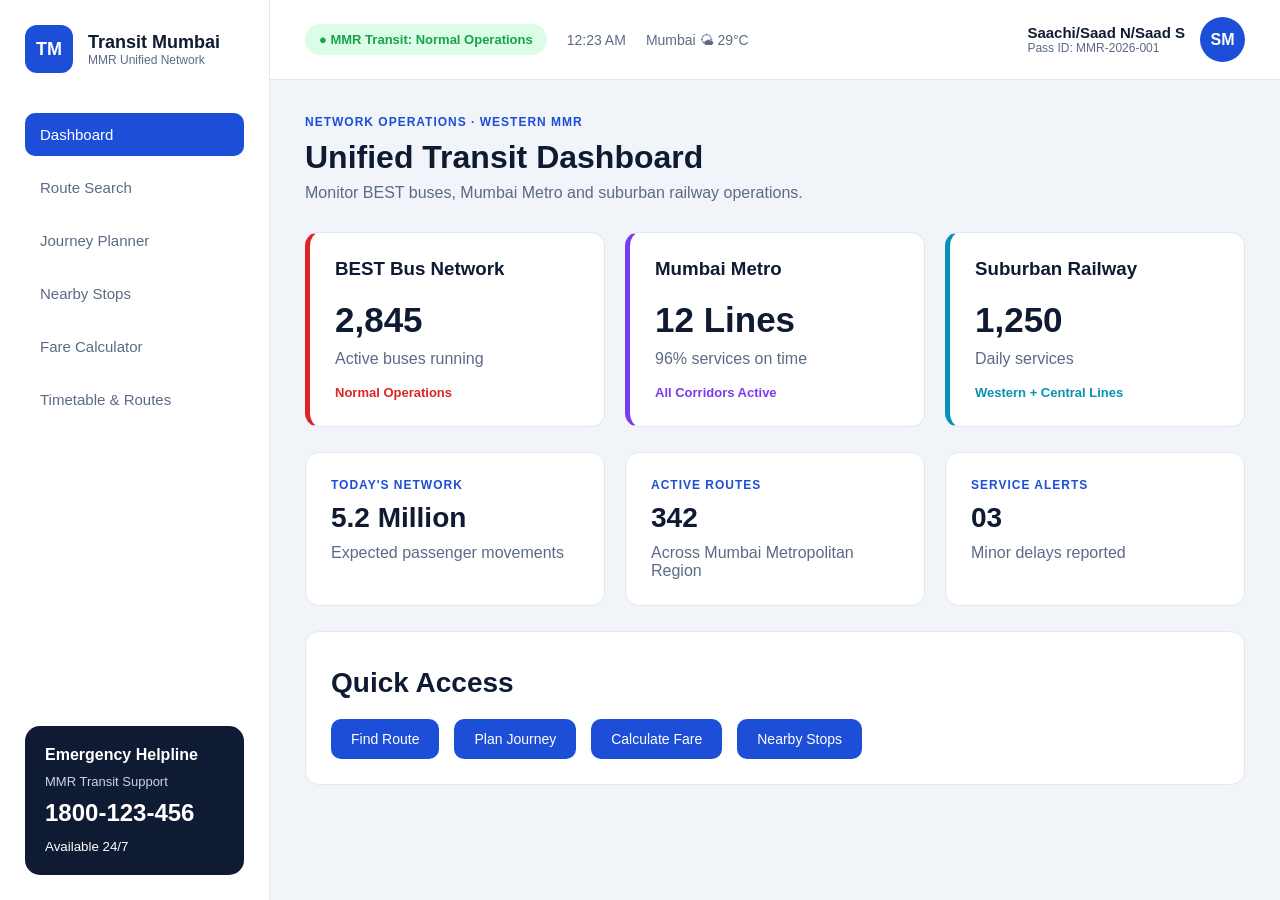
<file: index.html>
<!DOCTYPE html>
<html lang="en">

<head>
    <meta charset="UTF-8">
    <meta name="viewport" content="width=device-width, initial-scale=1.0">

    <title>Transit Mumbai | MMR Unified Network</title>

    <link rel="stylesheet" href="CSS/style.css">
</head>


<body>


<!-- SIDEBAR -->

<aside class="sidebar">

    <div class="logo-section">

        <div class="logo-circle">
            TM
        </div>

        <div>
            <h2>Transit Mumbai</h2>
            <p>MMR Unified Network</p>
        </div>

    </div>



    <nav class="navigation">

        <a href="index.html" class="active">
            Dashboard
        </a>

        <a href="route-search.html">
            Route Search
        </a>

        <a href="journey-planner.html">
            Journey Planner
        </a>

        <a href="nearby-stops.html">
            Nearby Stops
        </a>

        <a href="fare-calculator.html">
            Fare Calculator
        </a>

        <a href="timetable.html">
            Timetable & Routes
        </a>

       
    </nav>



    <div class="help-card">

        <h3>Emergency Helpline</h3>

        <p>MMR Transit Support</p>

        <h2>1800-123-456</h2>

        <small>
            Available 24/7
        </small>

    </div>


</aside>





<!-- MAIN AREA -->

<div class="main-container">



<!-- TOP BAR -->

<header class="topbar">


    <div class="status-area">

        <span class="status-pill">
            ● MMR Transit: Normal Operations
        </span>


        <span id="time">
            10:30 AM
        </span>


        <span>
            Mumbai 🌤 29°C
        </span>


    </div>




    <div class="profile">

        <div>

            <h4>
                Saachi/Saad N/Saad S
            </h4>

            <p>
                Pass ID: MMR-2026-001
            </p>

        </div>


        <div class="avatar">
            SM
        </div>


    </div>


</header>







<!-- DASHBOARD CONTENT -->

<main class="dashboard">



    <div class="page-heading">

        <p class="eyebrow">
            NETWORK OPERATIONS · WESTERN MMR
        </p>

        <h1>
            Unified Transit Dashboard
        </h1>

        <p>
            Monitor BEST buses, Mumbai Metro and suburban railway operations.
        </p>

    </div>





<!-- NETWORK CARDS -->

<section class="card-grid">


    <div class="transport-card best">

        <h3>
            BEST Bus Network
        </h3>

        <h1>
            2,845
        </h1>

        <p>
            Active buses running
        </p>

        <span>
            Normal Operations
        </span>

    </div>




    <div class="transport-card metro">


        <h3>
            Mumbai Metro
        </h3>


        <h1>
            12 Lines
        </h1>


        <p>
            96% services on time
        </p>


        <span>
            All Corridors Active
        </span>


    </div>





    <div class="transport-card rail">


        <h3>
            Suburban Railway
        </h3>


        <h1>
            1,250
        </h1>


        <p>
            Daily services
        </p>


        <span>
            Western + Central Lines
        </span>


    </div>


</section>








<!-- QUICK STATS -->


<section class="dashboard-grid">


<div class="white-card">


    <p class="eyebrow">
        TODAY'S NETWORK
    </p>


    <h2>
        5.2 Million
    </h2>


    <p>
        Expected passenger movements
    </p>


</div>





<div class="white-card">


    <p class="eyebrow">
        ACTIVE ROUTES
    </p>


    <h2>
        342
    </h2>


    <p>
        Across Mumbai Metropolitan Region
    </p>


</div>





<div class="white-card">


    <p class="eyebrow">
        SERVICE ALERTS
    </p>


    <h2>
        03
    </h2>


    <p>
        Minor delays reported
    </p>


</div>



</section>







<!-- QUICK ACTIONS -->

<section class="white-card">


<h2>
Quick Access
</h2>


<div class="quick-buttons">


<a href="route-search.html">
Find Route
</a>


<a href="journey-planner.html">
Plan Journey
</a>


<a href="fare-calculator.html">
Calculate Fare
</a>


<a href="nearby-stops.html">
Nearby Stops
</a>


</div>


</section>






</main>


</div>



<script src="JS/main.js"></script>

</body>

</html>
</file>
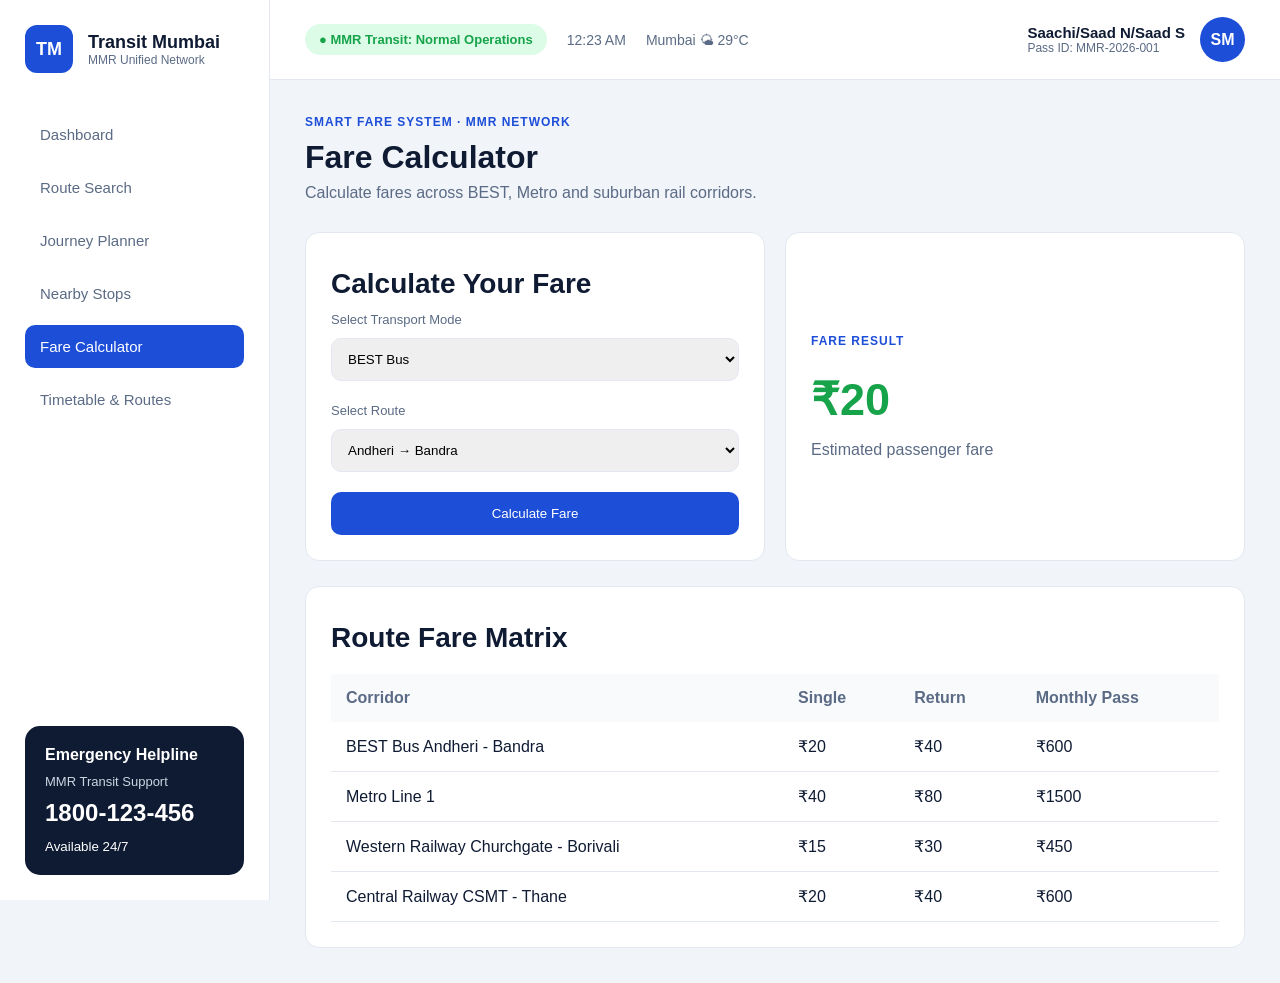
<file: fare-calculator.html>
<!DOCTYPE html>
<html lang="en">

<head>

<meta charset="UTF-8">

<meta name="viewport" content="width=device-width, initial-scale=1.0">

<title>Fare Calculator | Transit Mumbai</title>

<link rel="stylesheet" href="CSS/style.css">

</head>


<body>


<!-- SIDEBAR -->

<aside class="sidebar">


<div class="logo-section">

<div class="logo-circle">
TM
</div>


<div>

<h2>
Transit Mumbai
</h2>

<p>
MMR Unified Network
</p>

</div>

</div>





<nav class="navigation">


<a href="index.html">
Dashboard
</a>


<a href="route-search.html">
Route Search
</a>


<a href="journey-planner.html">
Journey Planner
</a>


<a href="nearby-stops.html">
Nearby Stops
</a>


<a href="fare-calculator.html" class="active">
Fare Calculator
</a>


<a href="timetable.html">
Timetable & Routes
</a>


</nav>





<div class="help-card">


<h3>
Emergency Helpline
</h3>


<p>
MMR Transit Support
</p>


<h2>
1800-123-456
</h2>


<small>
Available 24/7
</small>


</div>


</aside>









<!-- MAIN -->


<div class="main-container">



<header class="topbar">


<div class="status-area">


<span class="status-pill">
● MMR Transit: Normal Operations
</span>


<span id="time"></span>


<span>
Mumbai 🌤 29°C
</span>


</div>





<div class="profile">


<div>

<h4>
Saachi/Saad N/Saad S
</h4>


<p>
Pass ID: MMR-2026-001
</p>


</div>


<div class="avatar">
SM
</div>


</div>


</header>









<main class="dashboard">



<div class="page-heading">


<p class="eyebrow">
SMART FARE SYSTEM · MMR NETWORK
</p>


<h1>
Fare Calculator
</h1>


<p>
Calculate fares across BEST, Metro and suburban rail corridors.
</p>


</div>









<!-- CALCULATOR -->


<section class="fare-layout">



<div class="white-card">


<h2>
Calculate Your Fare
</h2>




<label>
Select Transport Mode
</label>


<select id="fareMode" onchange="updateRoutes()">


<option value="bus">
BEST Bus
</option>


<option value="metro">
Mumbai Metro
</option>


<option value="rail">
Suburban Railway
</option>


</select>





<label>
Select Route
</label>


<select id="fareRoute">

<option>
Andheri → Bandra
</option>


</select>





<button class="plan-btn" onclick="calculateFare()">

Calculate Fare

</button>



</div>









<div class="white-card fare-result">


<p class="eyebrow">
FARE RESULT
</p>


<h1 id="fareAmount">
₹20
</h1>


<p>
Estimated passenger fare
</p>


</div>



</section>









<!-- ROUTE MATRIX -->


<section class="white-card">


<h2>
Route Fare Matrix
</h2>



<table class="fare-table">


<thead>

<tr>

<th>
Corridor
</th>


<th>
Single
</th>


<th>
Return
</th>


<th>
Monthly Pass
</th>


</tr>


</thead>




<tbody>


<tr>

<td>
BEST Bus Andheri - Bandra
</td>

<td>
₹20
</td>

<td>
₹40
</td>

<td>
₹600
</td>

</tr>




<tr>

<td>
Metro Line 1
</td>

<td>
₹40
</td>

<td>
₹80
</td>

<td>
₹1500
</td>

</tr>





<tr>

<td>
Western Railway Churchgate - Borivali
</td>

<td>
₹15
</td>

<td>
₹30
</td>

<td>
₹450
</td>

</tr>





<tr>

<td>
Central Railway CSMT - Thane
</td>

<td>
₹20
</td>

<td>
₹40
</td>

<td>
₹600
</td>

</tr>



</tbody>



</table>


</section>







</main>


</div>







<script src="JS/main.js"></script>

<script src="JS/fare.js"></script>


</body>

</html>
</file>
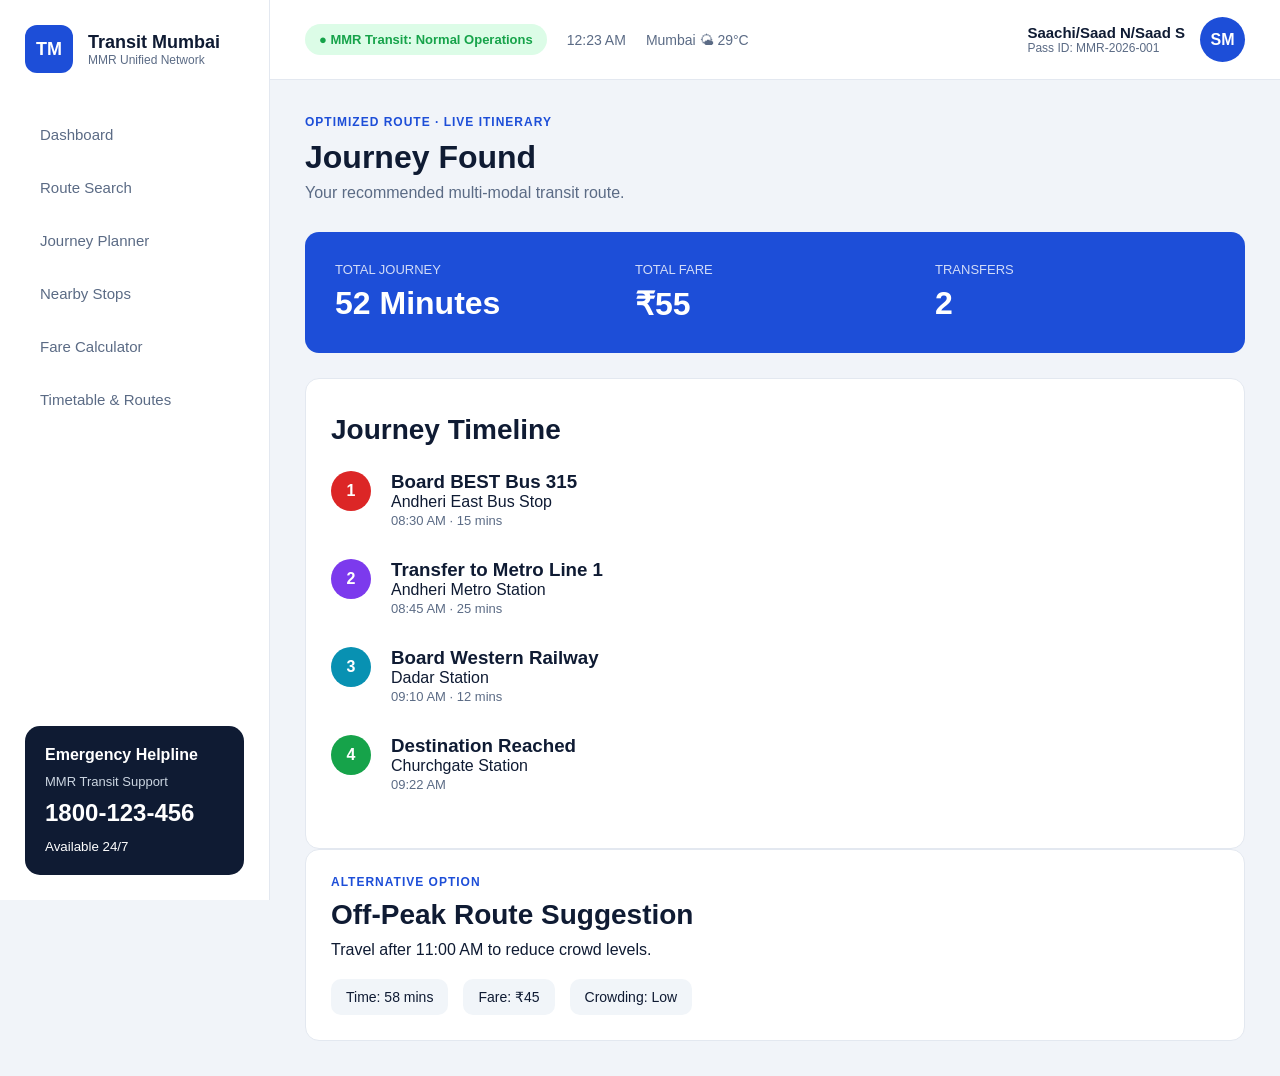
<file: journey-found.html>
<!DOCTYPE html>
<html lang="en">

<head>

<meta charset="UTF-8">

<meta name="viewport" content="width=device-width, initial-scale=1.0">

<title>Journey Found | Transit Mumbai</title>

<link rel="stylesheet" href="CSS/style.css">

</head>


<body>


<!-- SIDEBAR -->

<aside class="sidebar">


<div class="logo-section">

<div class="logo-circle">
TM
</div>


<div>

<h2>
Transit Mumbai
</h2>

<p>
MMR Unified Network
</p>

</div>

</div>





<nav class="navigation">


<a href="index.html">
Dashboard
</a>


<a href="route-search.html">
Route Search
</a>


<a href="journey-planner.html">
Journey Planner
</a>


<a href="nearby-stops.html">
Nearby Stops
</a>


<a href="fare-calculator.html">
Fare Calculator
</a>


<a href="timetable.html">
Timetable & Routes
</a>




</nav>






<div class="help-card">


<h3>
Emergency Helpline
</h3>


<p>
MMR Transit Support
</p>


<h2>
1800-123-456
</h2>


<small>
Available 24/7
</small>


</div>



</aside>









<div class="main-container">



<header class="topbar">


<div class="status-area">


<span class="status-pill">
● MMR Transit: Normal Operations
</span>


<span id="time"></span>


<span>
Mumbai 🌤 29°C
</span>


</div>




<div class="profile">


<div>

<h4>
Saachi/Saad N/Saad S
</h4>


<p>
Pass ID: MMR-2026-001
</p>


</div>


<div class="avatar">
SM
</div>



</div>


</header>










<main class="dashboard">



<div class="page-heading">


<p class="eyebrow">
OPTIMIZED ROUTE · LIVE ITINERARY
</p>


<h1>
Journey Found
</h1>


<p>
Your recommended multi-modal transit route.
</p>


</div>









<!-- HERO SUMMARY -->

<section class="journey-banner">


<div>


<p>
TOTAL JOURNEY
</p>


<h1>
52 Minutes
</h1>


</div>




<div>


<p>
TOTAL FARE
</p>


<h1>
₹55
</h1>


</div>




<div>


<p>
TRANSFERS
</p>


<h1>
2
</h1>


</div>



</section>









<!-- TIMELINE -->


<section class="white-card timeline-card">


<h2>
Journey Timeline
</h2>





<div class="timeline">





<div class="timeline-item">


<div class="circle bus-color">
1
</div>


<div>

<h3>
Board BEST Bus 315
</h3>


<p>
Andheri East Bus Stop</p>


<span>
08:30 AM · 15 mins
</span>


</div>


</div>









<div class="timeline-item">


<div class="circle metro-color">
2
</div>


<div>

<h3>
Transfer to Metro Line 1
</h3>


<p>
Andheri Metro Station</p>


<span>
08:45 AM · 25 mins
</span>


</div>


</div>









<div class="timeline-item">


<div class="circle rail-color">
3
</div>


<div>

<h3>
Board Western Railway
</h3>


<p>
Dadar Station</p>


<span>
09:10 AM · 12 mins
</span>


</div>


</div>









<div class="timeline-item">


<div class="circle arrive-color">
4
</div>


<div>

<h3>
Destination Reached
</h3>


<p>
Churchgate Station</p>


<span>
09:22 AM</span>


</div>


</div>





</div>


</section>









<!-- ALTERNATIVE -->


<section class="white-card alternative">


<p class="eyebrow">
ALTERNATIVE OPTION
</p>


<h2>
Off-Peak Route Suggestion
</h2>


<p>
Travel after 11:00 AM to reduce crowd levels.
</p>


<div class="alternative-info">


<span>
Time: 58 mins
</span>


<span>
Fare: ₹45
</span>


<span>
Crowding: Low
</span>


</div>


</section>







</main>


</div>







<script src="JS/main.js"></script>


</body>

</html>
</file>
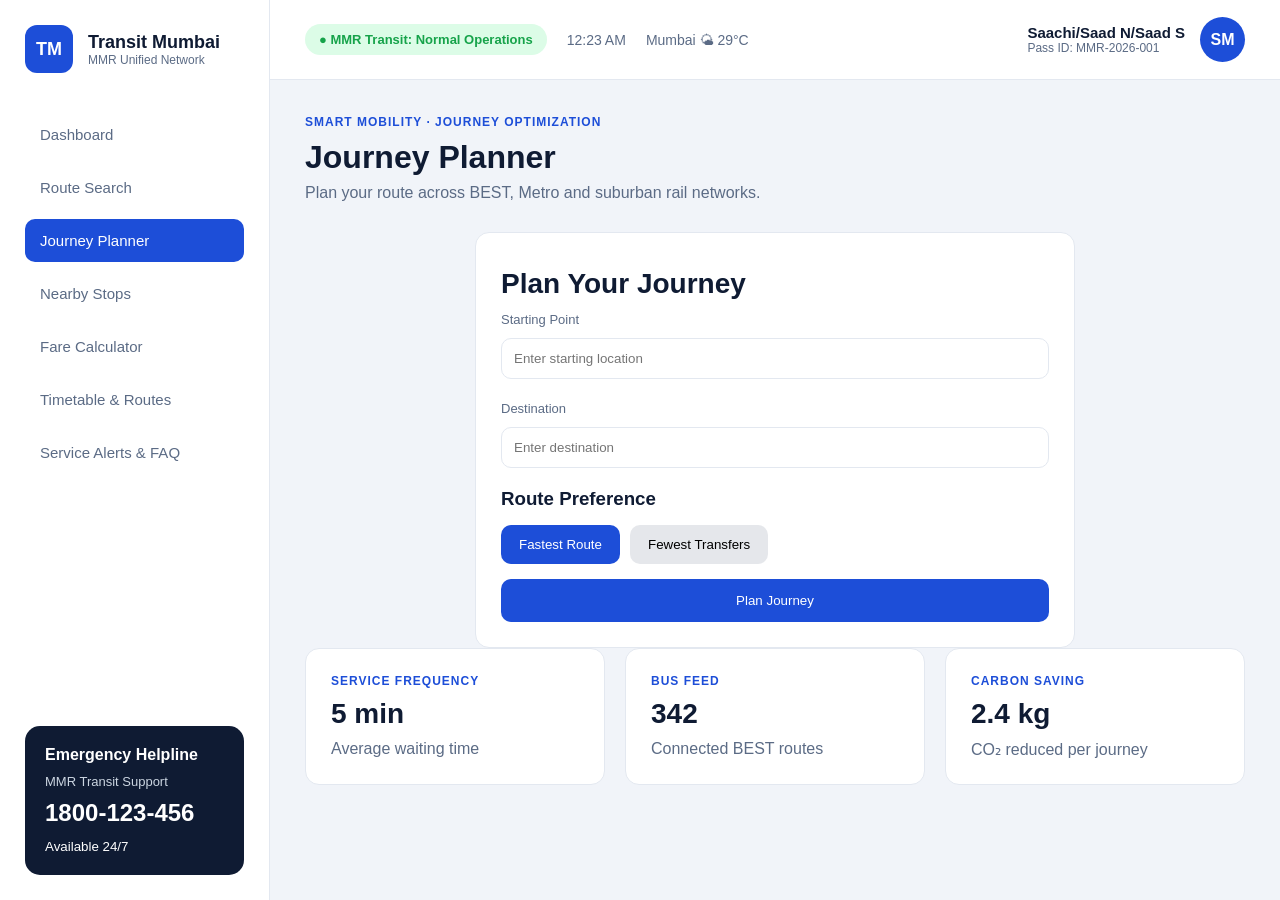
<file: journey-planner.html>
<!DOCTYPE html>
<html lang="en">

<head>

<meta charset="UTF-8">

<meta name="viewport" content="width=device-width, initial-scale=1.0">

<title>Journey Planner | Transit Mumbai</title>

<link rel="stylesheet" href="CSS/style.css">

</head>


<body>



<!-- SIDEBAR -->

<aside class="sidebar">


<div class="logo-section">

<div class="logo-circle">
TM
</div>


<div>

<h2>
Transit Mumbai
</h2>

<p>
MMR Unified Network
</p>

</div>


</div>





<nav class="navigation">


<a href="index.html">
Dashboard
</a>


<a href="route-search.html">
Route Search
</a>


<a href="journey-planner.html" class="active">
Journey Planner
</a>


<a href="nearby-stops.html">
Nearby Stops
</a>


<a href="fare-calculator.html">
Fare Calculator
</a>


<a href="timetable.html">
Timetable & Routes
</a>


<a href="timetable.html">
Service Alerts & FAQ
</a>


</nav>






<div class="help-card">


<h3>
Emergency Helpline
</h3>


<p>
MMR Transit Support
</p>


<h2>
1800-123-456
</h2>


<small>
Available 24/7
</small>


</div>



</aside>









<!-- MAIN -->


<div class="main-container">



<header class="topbar">


<div class="status-area">


<span class="status-pill">
● MMR Transit: Normal Operations
</span>


<span id="time"></span>


<span>
Mumbai 🌤 29°C
</span>


</div>




<div class="profile">


<div>

<h4>
Saachi/Saad N/Saad S
</h4>


<p>
Pass ID: MMR-2026-001
</p>


</div>



<div class="avatar">
SM
</div>



</div>


</header>









<main class="dashboard">



<div class="page-heading">


<p class="eyebrow">
SMART MOBILITY · JOURNEY OPTIMIZATION
</p>


<h1>
Journey Planner
</h1>


<p>
Plan your route across BEST, Metro and suburban rail networks.
</p>


</div>









<section class="planner-single">





<!-- FORM -->

<div class="white-card">


<h2>
Plan Your Journey
</h2>




<label>
Starting Point
</label>


<input 
type="text"
id="startPoint"
placeholder="Enter starting location"
>





<label>
Destination
</label>


<input 
type="text"
id="endPoint"
placeholder="Enter destination"
>






<h3 class="toggle-title">
Route Preference
</h3>




<div class="toggle-buttons">


<button 
onclick="selectPreference('fastest')"
id="fastestBtn"
class="selected">
Fastest Route
</button>



<button 
onclick="selectPreference('transfer')"
id="transferBtn">
Fewest Transfers
</button>



</div>





<button 
class="plan-btn"
onclick="planJourney()">
Plan Journey
</button>



</div>












</section>









<!-- STATS -->


<section class="dashboard-grid">



<div class="white-card">


<p class="eyebrow">
SERVICE FREQUENCY
</p>


<h2>
5 min
</h2>


<p>
Average waiting time
</p>


</div>




<div class="white-card">


<p class="eyebrow">
BUS FEED
</p>


<h2>
342
</h2>


<p>
Connected BEST routes
</p>


</div>




<div class="white-card">


<p class="eyebrow">
CARBON SAVING
</p>


<h2>
2.4 kg
</h2>


<p>
CO₂ reduced per journey
</p>


</div>



</section>






<div id="journeyMessage"></div>





</main>


</div>







<script src="JS/main.js"></script>

<script src="JS/planner.js"></script>


</body>

</html>
</file>
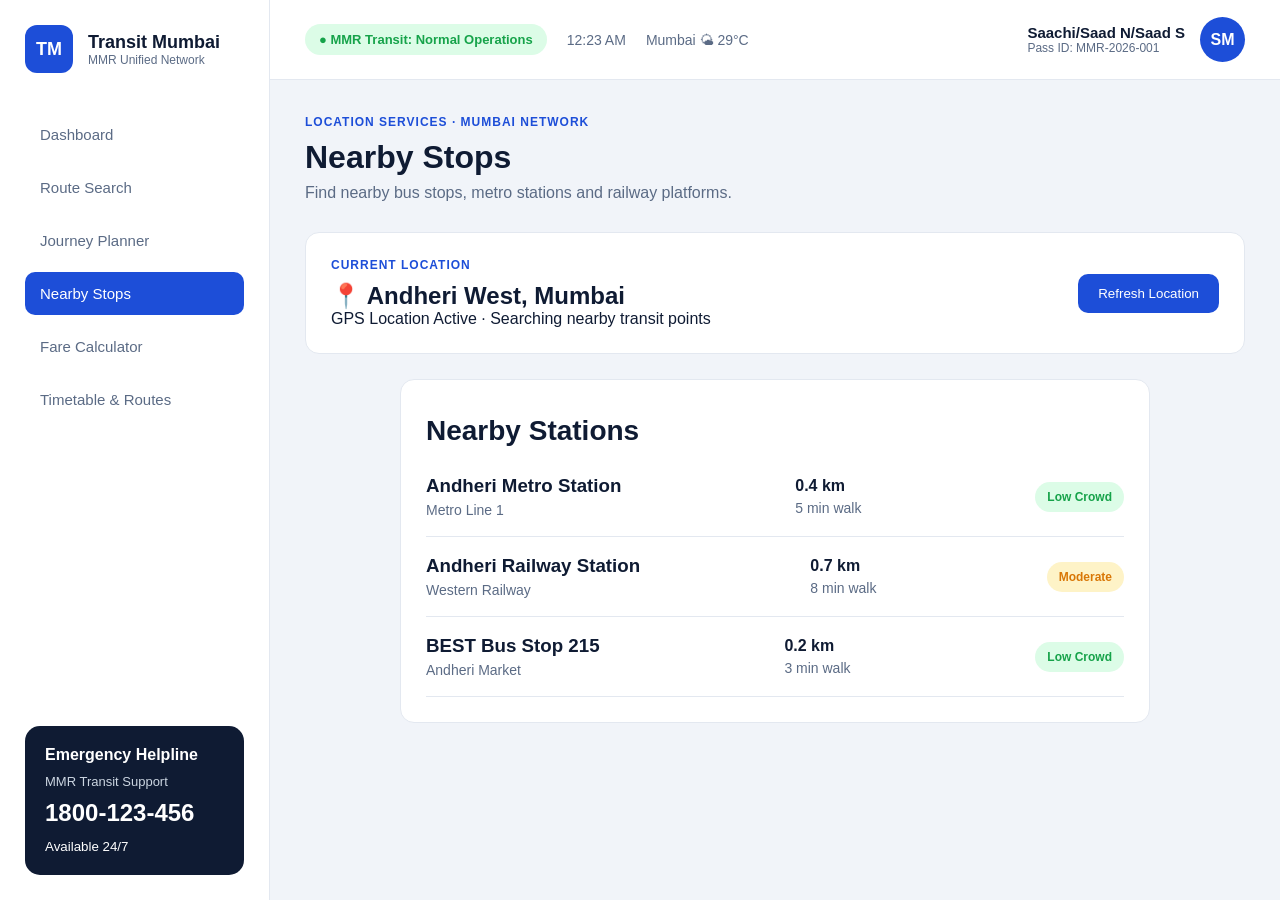
<file: nearby-stops.html>
<!DOCTYPE html>
<html lang="en">

<head>

<meta charset="UTF-8">

<meta name="viewport" content="width=device-width, initial-scale=1.0">

<title>Nearby Stops | Transit Mumbai</title>

<link rel="stylesheet" href="CSS/style.css">

</head>


<body>



<!-- SIDEBAR -->

<aside class="sidebar">


<div class="logo-section">

<div class="logo-circle">
TM
</div>


<div>

<h2>
Transit Mumbai
</h2>

<p>
MMR Unified Network
</p>

</div>

</div>





<nav class="navigation">


<a href="index.html">
Dashboard
</a>


<a href="route-search.html">
Route Search
</a>


<a href="journey-planner.html">
Journey Planner
</a>


<a href="nearby-stops.html" class="active">
Nearby Stops
</a>


<a href="fare-calculator.html">
Fare Calculator
</a>


<a href="timetable.html">
Timetable & Routes
</a>




</nav>






<div class="help-card">


<h3>
Emergency Helpline
</h3>


<p>
MMR Transit Support
</p>


<h2>
1800-123-456
</h2>


<small>
Available 24/7
</small>


</div>


</aside>









<div class="main-container">



<header class="topbar">


<div class="status-area">


<span class="status-pill">
● MMR Transit: Normal Operations
</span>


<span id="time"></span>


<span>
Mumbai 🌤 29°C
</span>


</div>





<div class="profile">


<div>

<h4>
Saachi/Saad N/Saad S

</h4>


<p>
Pass ID: MMR-2026-001
</p>


</div>


<div class="avatar">
SM
</div>


</div>


</header>









<main class="dashboard">



<div class="page-heading">


<p class="eyebrow">
LOCATION SERVICES · MUMBAI NETWORK
</p>


<h1>
Nearby Stops
</h1>


<p>
Find nearby bus stops, metro stations and railway platforms.
</p>


</div>









<!-- GPS HEADER -->


<section class="gps-card">


<div>


<p class="eyebrow">
CURRENT LOCATION
</p>


<h2>
📍 Andheri West, Mumbai
</h2>


<p>
GPS Location Active · Searching nearby transit points
</p>


</div>


<button onclick="refreshStops()">
Refresh Location
</button>



</section>









<section class="nearby-single">





<!-- STOP LIST -->

<div class="white-card">


<h2>
Nearby Stations
</h2>



<div id="stopList">



<div class="stop-card">


<div>

<h3>
Andheri Metro Station
</h3>


<p>
Metro Line 1
</p>


</div>


<div>

<strong>
0.4 km
</strong>


<p>
5 min walk
</p>


</div>


<span class="crowd-low">
Low Crowd
</span>


</div>








<div class="stop-card">


<div>

<h3>
Andheri Railway Station
</h3>


<p>
Western Railway
</p>


</div>


<div>

<strong>
0.7 km
</strong>


<p>
8 min walk
</p>


</div>


<span class="crowd-medium">
Moderate
</span>


</div>








<div class="stop-card">


<div>

<h3>
BEST Bus Stop 215
</h3>


<p>
Andheri Market
</p>


</div>


<div>

<strong>
0.2 km
</strong>


<p>
3 min walk
</p>


</div>


<span class="crowd-low">
Low Crowd
</span>


</div>



</div>


</div>


</section>









</main>


</div>







<script src="JS/main.js"></script>

<script src="JS/nearby.js"></script>


</body>

</html>
</file>
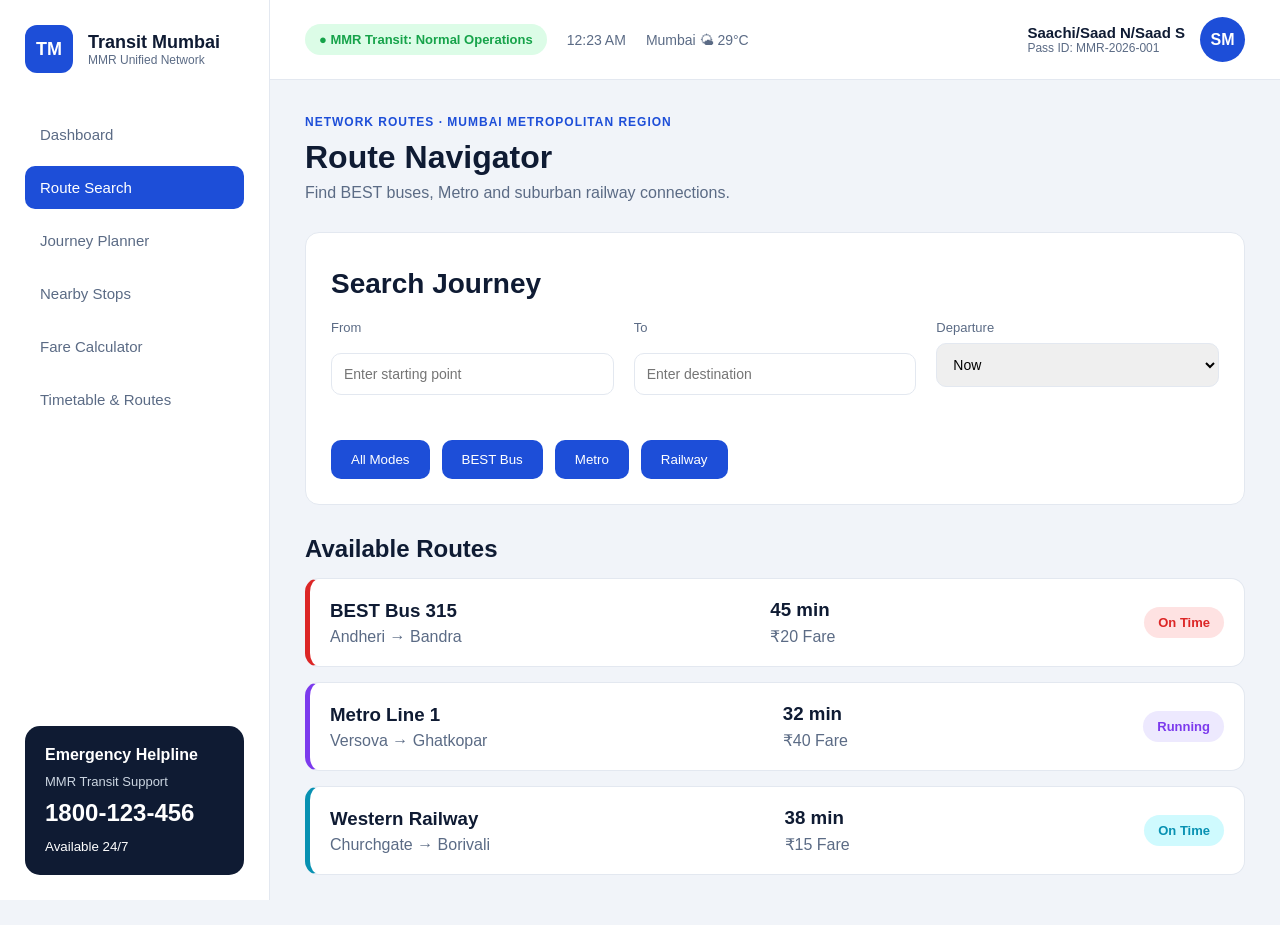
<file: route-search.html>
<!DOCTYPE html>
<html lang="en">

<head>

<meta charset="UTF-8">

<meta name="viewport" content="width=device-width, initial-scale=1.0">

<title>Route Navigator | Transit Mumbai</title>

<link rel="stylesheet" href="CSS/style.css">

</head>


<body>


<!-- SIDEBAR -->

<aside class="sidebar">


<div class="logo-section">

<div class="logo-circle">
TM
</div>

<div>
<h2>Transit Mumbai</h2>
<p>MMR Unified Network</p>
</div>

</div>



<nav class="navigation">


<a href="index.html">
Dashboard
</a>


<a href="route-search.html" class="active">
Route Search
</a>


<a href="journey-planner.html">
Journey Planner
</a>


<a href="nearby-stops.html">
Nearby Stops
</a>


<a href="fare-calculator.html">
Fare Calculator
</a>


<a href="timetable.html">
Timetable & Routes
</a>




</nav>




<div class="help-card">

<h3>
Emergency Helpline
</h3>

<p>
MMR Transit Support
</p>

<h2>
1800-123-456
</h2>

<small>
Available 24/7
</small>

</div>


</aside>







<!-- MAIN -->


<div class="main-container">



<header class="topbar">


<div class="status-area">


<span class="status-pill">
● MMR Transit: Normal Operations
</span>


<span id="time"></span>


<span>
Mumbai 🌤 29°C
</span>


</div>




<div class="profile">


<div>

<h4>
Saachi/Saad N/Saad S
</h4>

<p>
Pass ID: MMR-2026-001
</p>

</div>


<div class="avatar">
SM
</div>


</div>


</header>







<main class="dashboard">


<div class="page-heading">

<p class="eyebrow">
NETWORK ROUTES · MUMBAI METROPOLITAN REGION
</p>


<h1>
Route Navigator
</h1>


<p>
Find BEST buses, Metro and suburban railway connections.
</p>


</div>









<!-- SEARCH CARD -->


<section class="white-card">


<h2>
Search Journey
</h2>



<div class="search-grid">


<div>

<label>
From
</label>

<input 
type="text" 
id="source"
placeholder="Enter starting point"
>


</div>



<div>


<label>
To
</label>


<input 
type="text"
id="destination"
placeholder="Enter destination"
>


</div>



<div>


<label>
Departure
</label>


<select id="departure">


<option>
Now
</option>


<option>
6:00 AM
</option>


<option>
9:00 AM
</option>


<option>
6:00 PM
</option>


</select>


</div>



</div>




<div class="mode-buttons">


<button onclick="searchRoute('all')">
All Modes
</button>


<button onclick="searchRoute('bus')">
BEST Bus
</button>


<button onclick="searchRoute('metro')">
Metro
</button>


<button onclick="searchRoute('rail')">
Railway
</button>


</div>



</section>









<!-- RESULTS -->


<section>


<h2 class="section-title">
Available Routes
</h2>



<div id="routeResults">



<div class="route-card bus-card">


<div>


<h3>
BEST Bus 315
</h3>


<p>
Andheri → Bandra
</p>


</div>


<div>


<h3>
45 min
</h3>


<p>
₹20 Fare</p>


</div>


<span class="live">
On Time
</span>


</div>







<div class="route-card metro-card">


<div>


<h3>
Metro Line 1
</h3>


<p>
Versova → Ghatkopar
</p>


</div>


<div>


<h3>
32 min
</h3>


<p>
₹40 Fare</p>


</div>


<span class="live">
Running
</span>


</div>







<div class="route-card rail-card">


<div>


<h3>
Western Railway
</h3>


<p>
Churchgate → Borivali
</p>


</div>


<div>


<h3>
38 min
</h3>


<p>
₹15 Fare</p>


</div>


<span class="live">
On Time
</span>


</div>





</div>


</section>






</main>


</div>





<script src="JS/main.js"></script>

<script src="JS/route.js"></script>


</body>

</html>
</file>
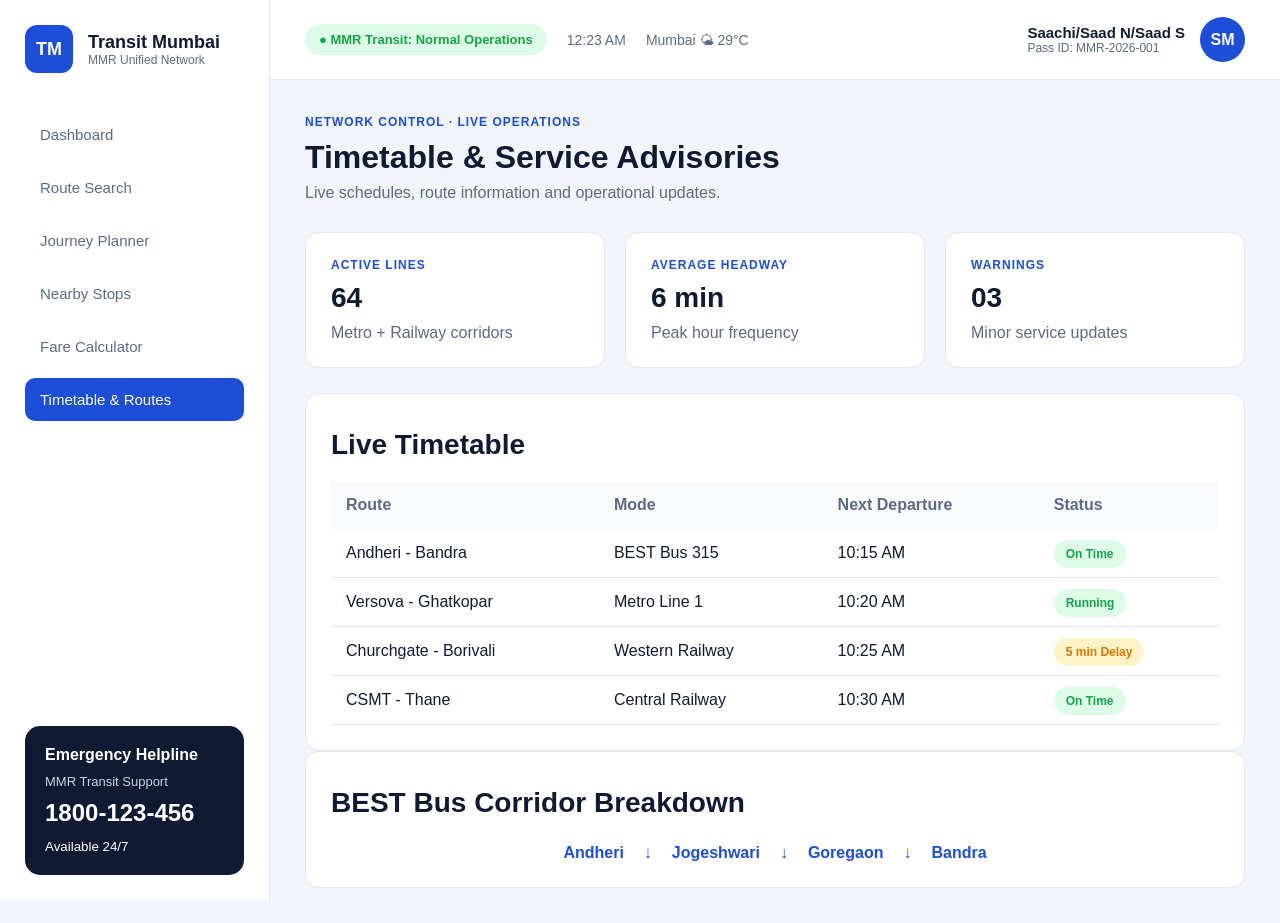
<file: timetable.html>
<!DOCTYPE html>
<html lang="en">

<head>

<meta charset="UTF-8">

<meta name="viewport" content="width=device-width, initial-scale=1.0">

<title>Timetable & Service Alerts | Transit Mumbai</title>

<link rel="stylesheet" href="CSS/style.css">

</head>


<body>



<!-- SIDEBAR -->

<aside class="sidebar">


<div class="logo-section">

<div class="logo-circle">
TM
</div>


<div>

<h2>
Transit Mumbai
</h2>

<p>
MMR Unified Network
</p>

</div>

</div>





<nav class="navigation">


<a href="index.html">
Dashboard
</a>


<a href="route-search.html">
Route Search
</a>


<a href="journey-planner.html">
Journey Planner
</a>


<a href="nearby-stops.html">
Nearby Stops
</a>


<a href="fare-calculator.html">
Fare Calculator
</a>


<a href="timetable.html" class="active">
Timetable & Routes
</a>



</nav>







<div class="help-card">


<h3>
Emergency Helpline
</h3>


<p>
MMR Transit Support
</p>


<h2>
1800-123-456
</h2>


<small>
Available 24/7
</small>


</div>


</aside>









<!-- MAIN -->


<div class="main-container">



<header class="topbar">


<div class="status-area">


<span class="status-pill">
● MMR Transit: Normal Operations
</span>


<span id="time"></span>


<span>
Mumbai 🌤 29°C
</span>


</div>





<div class="profile">


<div>

<h4>
Saachi/Saad N/Saad S
</h4>


<p>
Pass ID: MMR-2026-001
</p>


</div>



<div class="avatar">
SM
</div>



</div>


</header>










<main class="dashboard">



<div class="page-heading">


<p class="eyebrow">
NETWORK CONTROL · LIVE OPERATIONS
</p>


<h1>
Timetable & Service Advisories
</h1>


<p>
Live schedules, route information and operational updates.
</p>


</div>









<!-- STATS STRIP -->


<section class="dashboard-grid">


<div class="white-card">


<p class="eyebrow">
ACTIVE LINES
</p>


<h2>
64
</h2>


<p>
Metro + Railway corridors
</p>


</div>





<div class="white-card">


<p class="eyebrow">
AVERAGE HEADWAY
</p>


<h2>
6 min
</h2>


<p>
Peak hour frequency
</p>


</div>





<div class="white-card">


<p class="eyebrow">
WARNINGS
</p>


<h2>
03
</h2>


<p>
Minor service updates
</p>


</div>


</section>









<!-- TIMETABLE TABLE -->


<section class="white-card">


<h2>
Live Timetable
</h2>



<table class="fare-table">


<thead>

<tr>

<th>
Route
</th>


<th>
Mode
</th>


<th>
Next Departure
</th>


<th>
Status
</th>


</tr>


</thead>




<tbody>


<tr>

<td>
Andheri - Bandra
</td>

<td>
BEST Bus 315
</td>

<td>
10:15 AM
</td>

<td>
<span class="normal-tag">
On Time
</span></td>

</tr>





<tr>

<td>
Versova - Ghatkopar
</td>

<td>
Metro Line 1
</td>

<td>
10:20 AM
</td>

<td>
<span class="normal-tag">
Running
</span></td>

</tr>





<tr>

<td>
Churchgate - Borivali
</td>

<td>
Western Railway
</td>

<td>
10:25 AM
</td>

<td>
<span class="warning-tag">
5 min Delay
</span></td>

</tr>





<tr>

<td>
CSMT - Thane
</td>

<td>
Central Railway
</td>

<td>
10:30 AM
</td>

<td>
<span class="normal-tag">
On Time
</span></td>

</tr>



</tbody>



</table>


</section>









<!-- BUS WAYPOINT -->


<section class="white-card">


<h2>
BEST Bus Corridor Breakdown
</h2>



<div class="waypoints">


<div>
Andheri
</div>


<div>
↓
</div>


<div>
Jogeshwari
</div>


<div>
↓
</div>


<div>
Goregaon
</div>


<div>
↓
</div>


<div>
Bandra
</div>



</div>



</section>











</main>


</div>







<script src="JS/main.js"></script>

<script src="JS/timetable.js"></script>


</body>

</html>
</file>
<file: CSS/style.css>
/* GLOBAL SETTINGS */

* {
    margin: 0;
    padding: 0;
    box-sizing: border-box;
    font-family: "Inter", Arial, sans-serif;
}


body {

    background: #F1F4F9;
    color: #0F1B33;

}




/* SIDEBAR */

.sidebar {

    position: fixed;

    width: 270px;

    height: 100vh;

    background: white;

    border-right: 1px solid #E3E8F0;

    padding: 25px;

    display: flex;

    flex-direction: column;

}





/* LOGO */

.logo-section {

    display: flex;

    align-items: center;

    gap: 15px;

    margin-bottom: 40px;

}



.logo-circle {

    height: 48px;

    width: 48px;

    border-radius: 12px;

    background: #1D4ED8;

    color: white;

    display: flex;

    align-items: center;

    justify-content: center;

    font-weight: bold;

    font-size: 18px;

}



.logo-section h2 {

    font-size: 18px;

}



.logo-section p {

    font-size: 12px;

    color: #5B6B85;

}





/* NAVIGATION */

.navigation {

    display: flex;

    flex-direction: column;

    gap: 10px;

}



.navigation a {

    text-decoration: none;

    color: #5B6B85;

    padding: 13px 15px;

    border-radius: 10px;

    font-size: 15px;

}



.navigation a:hover {

    background: #EFF6FF;

    color: #1D4ED8;

}



.navigation .active {

    background: #1D4ED8;

    color: white;

}





/* HELPLINE */

.help-card {

    margin-top: auto;

    background: #0F1B33;

    color: white;

    padding: 20px;

    border-radius: 15px;

}



.help-card h3 {

    font-size: 16px;

    margin-bottom: 10px;

}



.help-card p {

    color: #CBD5E1;

    font-size: 13px;

}



.help-card h2 {

    margin: 10px 0;

}






/* MAIN CONTAINER */


.main-container {

    margin-left: 270px;

    min-height: 100vh;

}





/* TOPBAR */


.topbar {

    height: 80px;

    background: white;

    border-bottom: 1px solid #E3E8F0;

    display: flex;

    justify-content: space-between;

    align-items: center;

    padding: 0 35px;

}





.status-area {

    display: flex;

    align-items: center;

    gap: 20px;

    color: #5B6B85;

    font-size: 14px;

}





.status-pill {

    background: #DCFCE7;

    color: #16A34A;

    padding: 8px 14px;

    border-radius: 20px;

    font-size: 13px;

    font-weight: 600;

}






/* PROFILE */


.profile {

    display:flex;

    align-items:center;

    gap:15px;

}



.profile h4 {

    font-size:15px;

}



.profile p {

    font-size:12px;

    color:#5B6B85;

}



.avatar {

    height:45px;

    width:45px;

    background:#1D4ED8;

    color:white;

    border-radius:50%;

    display:flex;

    align-items:center;

    justify-content:center;

    font-weight:bold;

}






/* DASHBOARD */


.dashboard {

    padding:35px;

}





.page-heading {

    margin-bottom:30px;

}



.eyebrow {

    color:#1D4ED8;

    font-size:12px;

    font-weight:bold;

    letter-spacing:1px;

    margin-bottom:10px;

}



.page-heading h1 {

    font-size:32px;

    margin-bottom:8px;

}



.page-heading p:last-child {

    color:#5B6B85;

}







/* TRANSPORT CARDS */


.card-grid {

    display:grid;

    grid-template-columns:repeat(3,1fr);

    gap:20px;

    margin-bottom:25px;

}



.transport-card {

    background:white;

    padding:25px;

    border-radius:14px;

    border:1px solid #E3E8F0;

}



.transport-card h3 {

    margin-bottom:20px;

}



.transport-card h1 {

    font-size:35px;

    margin-bottom:10px;

}



.transport-card p {

    color:#5B6B85;

    margin-bottom:15px;

}



.transport-card span {

    font-size:13px;

    font-weight:bold;

}



.best {

    border-left:5px solid #DC2626;

}



.best span {

    color:#DC2626;

}



.metro {

    border-left:5px solid #7C3AED;

}



.metro span {

    color:#7C3AED;

}



.rail {

    border-left:5px solid #0891B2;

}



.rail span {

    color:#0891B2;

}






/* SMALL DASHBOARD CARDS */


.dashboard-grid {

    display:grid;

    grid-template-columns:repeat(3,1fr);

    gap:20px;

    margin-bottom:25px;

}



.white-card {

    background:white;

    padding:25px;

    border-radius:14px;

    border:1px solid #E3E8F0;

}





.white-card h2 {

    font-size:28px;

    margin:10px 0;

}



.white-card p:last-child {

    color:#5B6B85;

}






/* QUICK BUTTONS */


.quick-buttons {

    display:flex;

    gap:15px;

    margin-top:20px;

}



.quick-buttons a {

    text-decoration:none;

    background:#1D4ED8;

    color:white;

    padding:12px 20px;

    border-radius:10px;

    font-size:14px;

}



.quick-buttons a:hover {

    background:#1E40AF;

}






/* RESPONSIVE */


@media(max-width:1000px){


.sidebar {

    width:220px;

}


.main-container {

    margin-left:220px;

}


.card-grid,
.dashboard-grid {

    grid-template-columns:1fr;

}


}
/* ROUTE SEARCH */


.search-grid{

display:grid;

grid-template-columns:repeat(3,1fr);

gap:20px;

margin-top:20px;

}



.search-grid label{

display:block;

font-size:13px;

color:#5B6B85;

margin-bottom:8px;

}



.search-grid input,
.search-grid select{

width:100%;

padding:12px;

border:1px solid #E3E8F0;

border-radius:10px;

font-size:14px;

}





.mode-buttons{

display:flex;

gap:12px;

margin-top:25px;

}



.mode-buttons button{

background:#1D4ED8;

color:white;

border:none;

padding:12px 20px;

border-radius:10px;

cursor:pointer;

}



.section-title{

margin:30px 0 15px;

}



.route-card{

background:white;

border:1px solid #E3E8F0;

border-radius:14px;

padding:20px;

display:flex;

justify-content:space-between;

align-items:center;

margin-bottom:15px;

}



.route-card p{

color:#5B6B85;

margin-top:6px;

}



.route-card span{

padding:8px 14px;

border-radius:20px;

font-size:13px;

font-weight:bold;

}



.bus-card{

border-left:5px solid #DC2626;

}



.bus-card span{

background:#FEE2E2;

color:#DC2626;

}



.metro-card{

border-left:5px solid #7C3AED;

}



.metro-card span{

background:#EDE9FE;

color:#7C3AED;

}



.rail-card{

border-left:5px solid #0891B2;

}



.rail-card span{

background:#CFFAFE;

color:#0891B2;

}
/* JOURNEY PLANNER */


.planner-layout{

display:grid;

grid-template-columns:1fr 1fr;

gap:20px;

}



.white-card input{

width:100%;

padding:12px;

border:1px solid #E3E8F0;

border-radius:10px;

margin:10px 0 20px;

}



.white-card label{

font-size:13px;

color:#5B6B85;

}



.toggle-buttons{

display:flex;

gap:10px;

margin:15px 0;

}



.toggle-buttons button{

padding:12px 18px;

border:none;

border-radius:10px;

background:#E5E7EB;

cursor:pointer;

}



.toggle-buttons .selected{

background:#1D4ED8;

color:white;

}



.plan-btn{

width:100%;

padding:14px;

background:#1D4ED8;

color:white;

border:none;

border-radius:10px;

cursor:pointer;

}




.journey-banner{

background:#1D4ED8;

color:white;

border-radius:14px;

padding:30px;

display:grid;

grid-template-columns:repeat(3,1fr);

gap:20px;

margin-bottom:25px;

}



.journey-banner p{

opacity:0.8;

font-size:13px;

}



.journey-banner h1{

margin-top:8px;

font-size:32px;

}





.timeline{

margin-top:25px;

position:relative;

}



.timeline-item{

display:flex;

gap:20px;

margin-bottom:30px;

}



.circle{

height:40px;

width:40px;

border-radius:50%;

display:flex;

align-items:center;

justify-content:center;

color:white;

font-weight:bold;

}



.bus-color{

background:#DC2626;

}



.metro-color{

background:#7C3AED;

}



.rail-color{

background:#0891B2;

}



.arrive-color{

background:#16A34A;

}




.timeline-item span{

font-size:13px;

color:#5B6B85;

}




.alternative-info{

display:flex;

gap:15px;

margin-top:20px;

}



.alternative-info span{

background:#F1F5F9;

padding:10px 15px;

border-radius:10px;

font-size:14px;

}
/* FARE CALCULATOR */


.fare-layout{

display:grid;

grid-template-columns:1fr 1fr;

gap:20px;

margin-bottom:25px;

}




.fare-layout select{

width:100%;

padding:12px;

border:1px solid #E3E8F0;

border-radius:10px;

margin:10px 0 20px;

}



.fare-result{

display:flex;

flex-direction:column;

justify-content:center;

}



.fare-result h1{

font-size:45px;

color:#16A34A;

margin:15px 0;

}





.fare-table{

width:100%;

border-collapse:collapse;

margin-top:20px;

}



.fare-table th{

text-align:left;

background:#F8FAFC;

padding:15px;

color:#5B6B85;

}



.fare-table td{

padding:15px;

border-bottom:1px solid #E3E8F0;

}
/* NEARBY STOPS */


.gps-card{

background:white;

border:1px solid #E3E8F0;

border-radius:14px;

padding:25px;

display:flex;

justify-content:space-between;

align-items:center;

margin-bottom:25px;

}



.gps-card button{

background:#1D4ED8;

color:white;

border:none;

padding:12px 20px;

border-radius:10px;

cursor:pointer;

}





.nearby-layout{

display:grid;

grid-template-columns:1.2fr 1fr;

gap:20px;

}





.stop-card{

display:flex;

justify-content:space-between;

align-items:center;

padding:18px 0;

border-bottom:1px solid #E3E8F0;

}



.stop-card p{

color:#5B6B85;

font-size:14px;

margin-top:5px;

}



.stop-card span{

padding:8px 12px;

border-radius:20px;

font-size:12px;

font-weight:bold;

}



.crowd-low{

background:#DCFCE7;

color:#16A34A;

}



.crowd-medium{

background:#FEF3C7;

color:#D97706;

}


.normal-tag{

background:#DCFCE7;

color:#16A34A;

padding:7px 12px;

border-radius:20px;

font-size:12px;

font-weight:bold;

}



.warning-tag{

background:#FEF3C7;

color:#D97706;

padding:7px 12px;

border-radius:20px;

font-size:12px;

font-weight:bold;

}





.waypoints{

display:flex;

align-items:center;

justify-content:center;

gap:20px;

margin-top:25px;

font-weight:bold;

color:#1D4ED8;

}





.faq-item{

border-bottom:1px solid #E3E8F0;

padding:15px 0;

}



.faq-item button{

width:100%;

text-align:left;

border:none;

background:none;

font-size:16px;

font-weight:bold;

cursor:pointer;

color:#0F1B33;

}
/* SINGLE JOURNEY PLANNER CARD */


.planner-single{

display:flex;

justify-content:center;

}


.planner-single .white-card{

width:600px;

}



.faq-item p{

margin-top:10px;

color:#5B6B85;

}
/* NEARBY FULL WIDTH */


.nearby-single{

display:flex;

justify-content:center;

}


.nearby-single .white-card{

width:750px;

}
</file>
